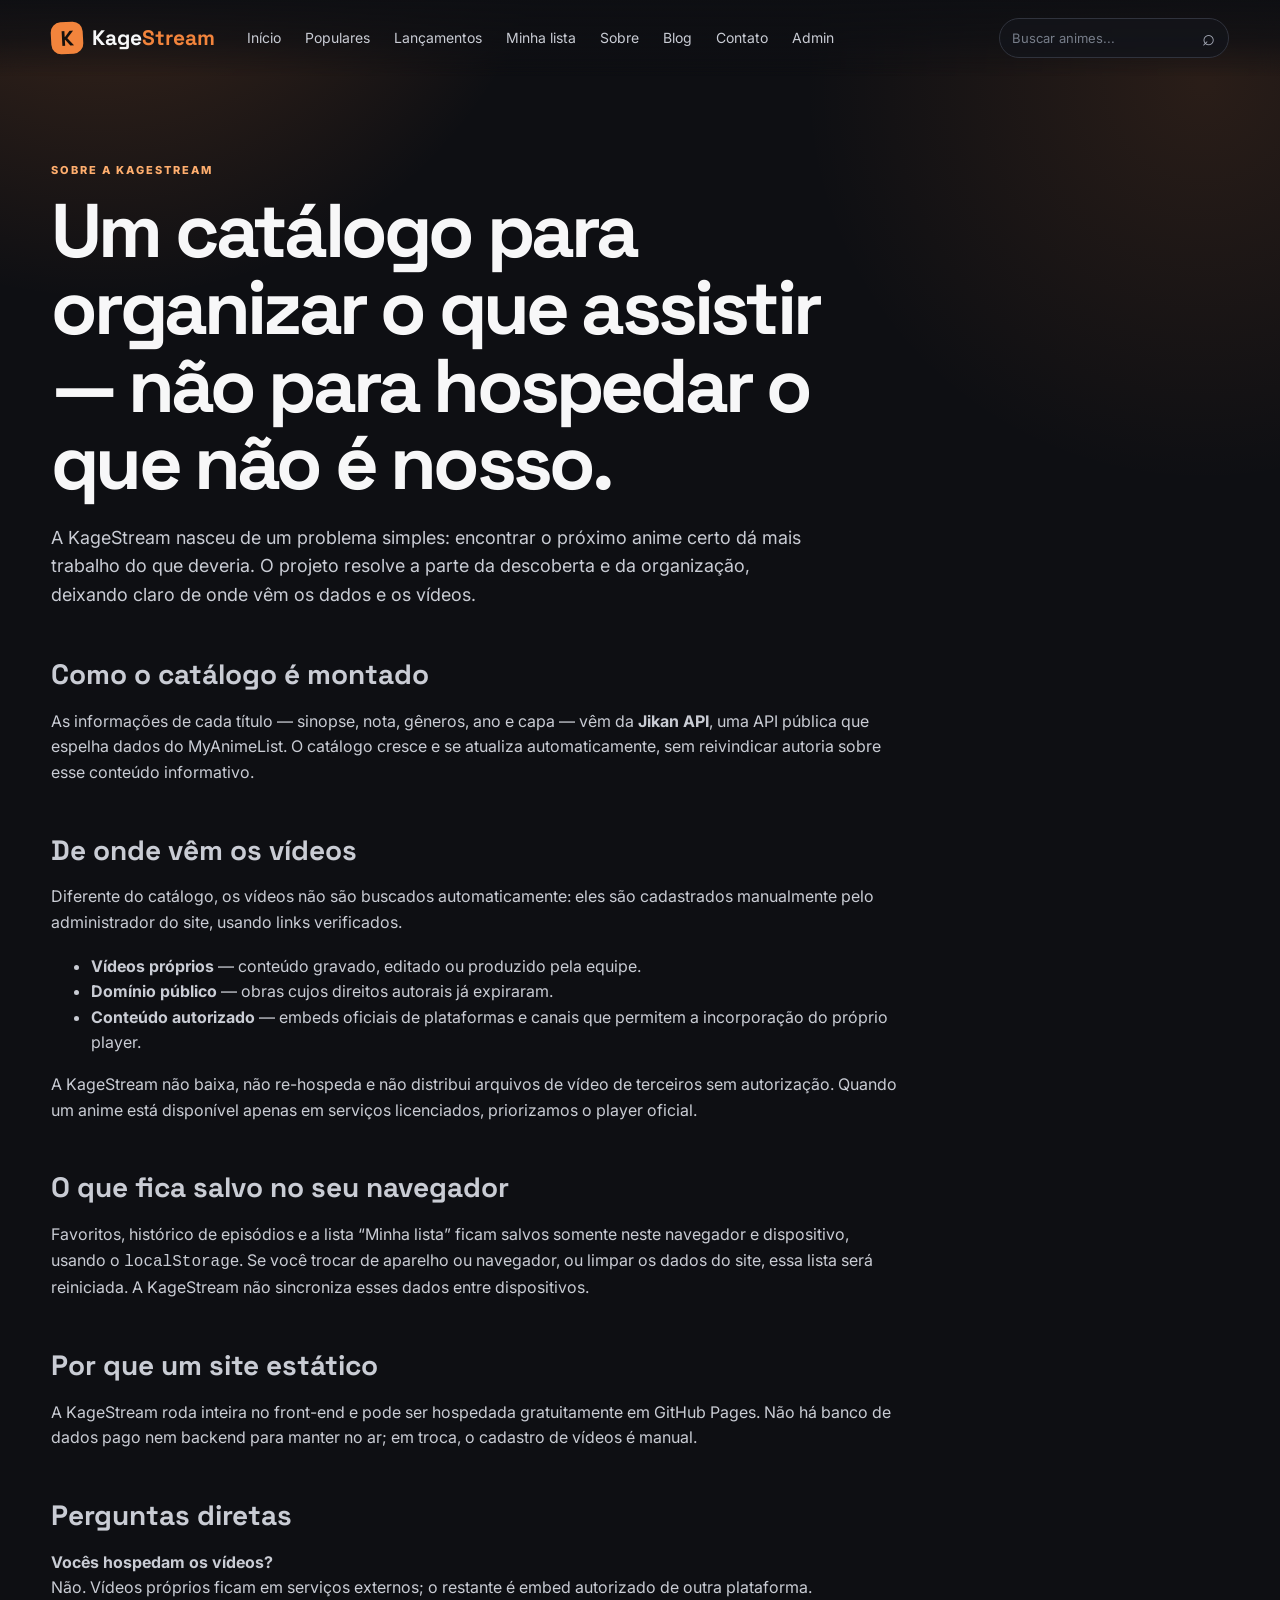
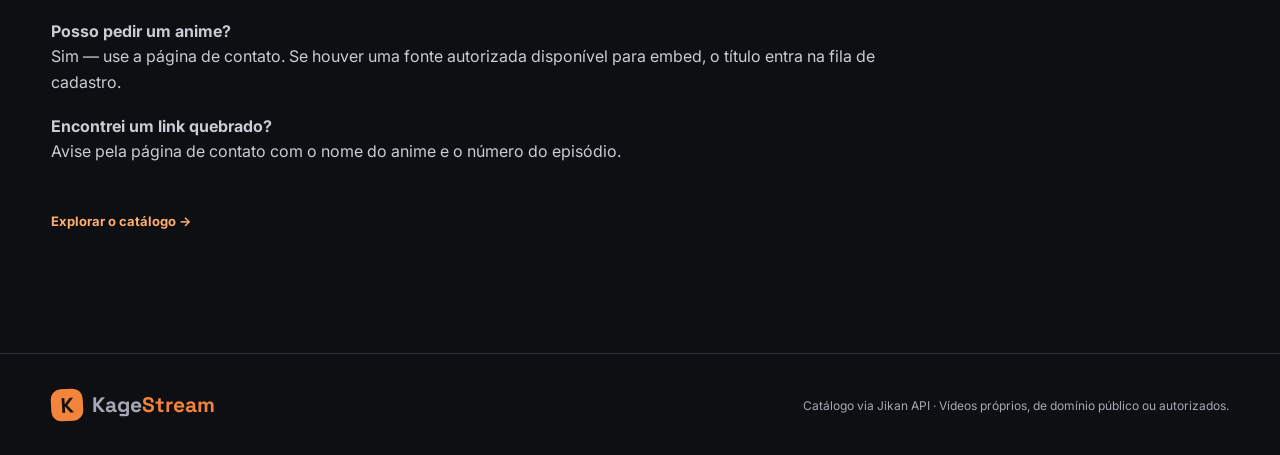
<file: about.html>
<!doctype html>
<html lang="pt-BR">
  <head>
    <meta charset="UTF-8" />
    <meta name="viewport" content="width=device-width, initial-scale=1.0" />
    <title>Sobre a KageStream</title>
    <meta name="description" content="Conheça a KageStream: como o catálogo funciona, de onde vêm os dados e as regras para publicar vídeos com segurança." />
    <link rel="preconnect" href="https://fonts.googleapis.com" />
    <link rel="preconnect" href="https://fonts.gstatic.com" crossorigin />
    <link href="https://fonts.googleapis.com/css2?family=Inter:wght@400;500;600;700;800&family=Space+Grotesk:wght@500;600;700&display=swap" rel="stylesheet" />
    <link rel="stylesheet" href="style.css?v=4" />
  </head>
  <body class="static-page">
    <header class="site-header" id="top">
      <a class="brand" href="index.html#top" aria-label="KageStream início"><span class="brand-mark">K</span><span>Kage<span>Stream</span></span></a>
      <nav class="main-nav" aria-label="Navegação principal">
        <a href="index.html#top">Início</a><a href="index.html#trending">Populares</a><a href="index.html#new-releases">Lançamentos</a><a href="index.html#my-list">Minha lista</a><a href="about.html">Sobre</a><a href="blog.html">Blog</a><a href="contact.html">Contato</a><a href="admin.html">Admin</a>
      </nav>
      <form class="search-form" action="index.html" role="search"><label class="sr-only" for="about-search">Buscar anime</label><input id="about-search" name="q" type="search" placeholder="Buscar animes..." autocomplete="off" /><button type="submit" aria-label="Buscar">⌕</button></form>
      <button class="menu-toggle" id="menu-toggle" aria-label="Abrir menu">☰</button>
    </header>
    <main class="content-section">
      <p class="eyebrow">SOBRE A KAGESTREAM</p>
      <h1>Um catálogo para organizar o que assistir — não para hospedar o que não é nosso.</h1>
      <p class="lead">A KageStream nasceu de um problema simples: encontrar o próximo anime certo dá mais trabalho do que deveria. O projeto resolve a parte da descoberta e da organização, deixando claro de onde vêm os dados e os vídeos.</p>
      <div class="prose">
        <h2>Como o catálogo é montado</h2>
        <p>As informações de cada título — sinopse, nota, gêneros, ano e capa — vêm da <strong>Jikan API</strong>, uma API pública que espelha dados do MyAnimeList. O catálogo cresce e se atualiza automaticamente, sem reivindicar autoria sobre esse conteúdo informativo.</p>
        <h2>De onde vêm os vídeos</h2>
        <p>Diferente do catálogo, os vídeos não são buscados automaticamente: eles são cadastrados manualmente pelo administrador do site, usando links verificados.</p>
        <ul class="plain"><li><strong>Vídeos próprios</strong> — conteúdo gravado, editado ou produzido pela equipe.</li><li><strong>Domínio público</strong> — obras cujos direitos autorais já expiraram.</li><li><strong>Conteúdo autorizado</strong> — embeds oficiais de plataformas e canais que permitem a incorporação do próprio player.</li></ul>
        <div class="notice"><p>A KageStream não baixa, não re-hospeda e não distribui arquivos de vídeo de terceiros sem autorização. Quando um anime está disponível apenas em serviços licenciados, priorizamos o player oficial.</p></div>
        <h2>O que fica salvo no seu navegador</h2>
        <p>Favoritos, histórico de episódios e a lista “Minha lista” ficam salvos somente neste navegador e dispositivo, usando o <code>localStorage</code>. Se você trocar de aparelho ou navegador, ou limpar os dados do site, essa lista será reiniciada. A KageStream não sincroniza esses dados entre dispositivos.</p>
        <h2>Por que um site estático</h2>
        <p>A KageStream roda inteira no front-end e pode ser hospedada gratuitamente em GitHub Pages. Não há banco de dados pago nem backend para manter no ar; em troca, o cadastro de vídeos é manual.</p>
        <h2>Perguntas diretas</h2>
        <p><strong>Vocês hospedam os vídeos?</strong><br />Não. Vídeos próprios ficam em serviços externos; o restante é embed autorizado de outra plataforma.</p>
        <p><strong>Posso pedir um anime?</strong><br />Sim — use a <a href="contact.html">página de contato</a>. Se houver uma fonte autorizada disponível para embed, o título entra na fila de cadastro.</p>
        <p><strong>Encontrei um link quebrado?</strong><br />Avise pela página de contato com o nome do anime e o número do episódio.</p>
      </div>
      <a class="back-link" href="index.html#trending">Explorar o catálogo →</a>
    </main>
    <footer class="site-footer"><div class="brand"><span class="brand-mark">K</span><span>Kage<span>Stream</span></span></div><p>Catálogo via Jikan API · Vídeos próprios, de domínio público ou autorizados.</p></footer>
    <script>document.getElementById('menu-toggle').onclick=()=>document.querySelector('.main-nav').classList.toggle('open');</script><script defer src="https://cloud.umami.is/script.js" data-website-id="85681ccf-8569-413c-8c73-080b7ec7d2c8"></script>
  </body>
</html>
</file>
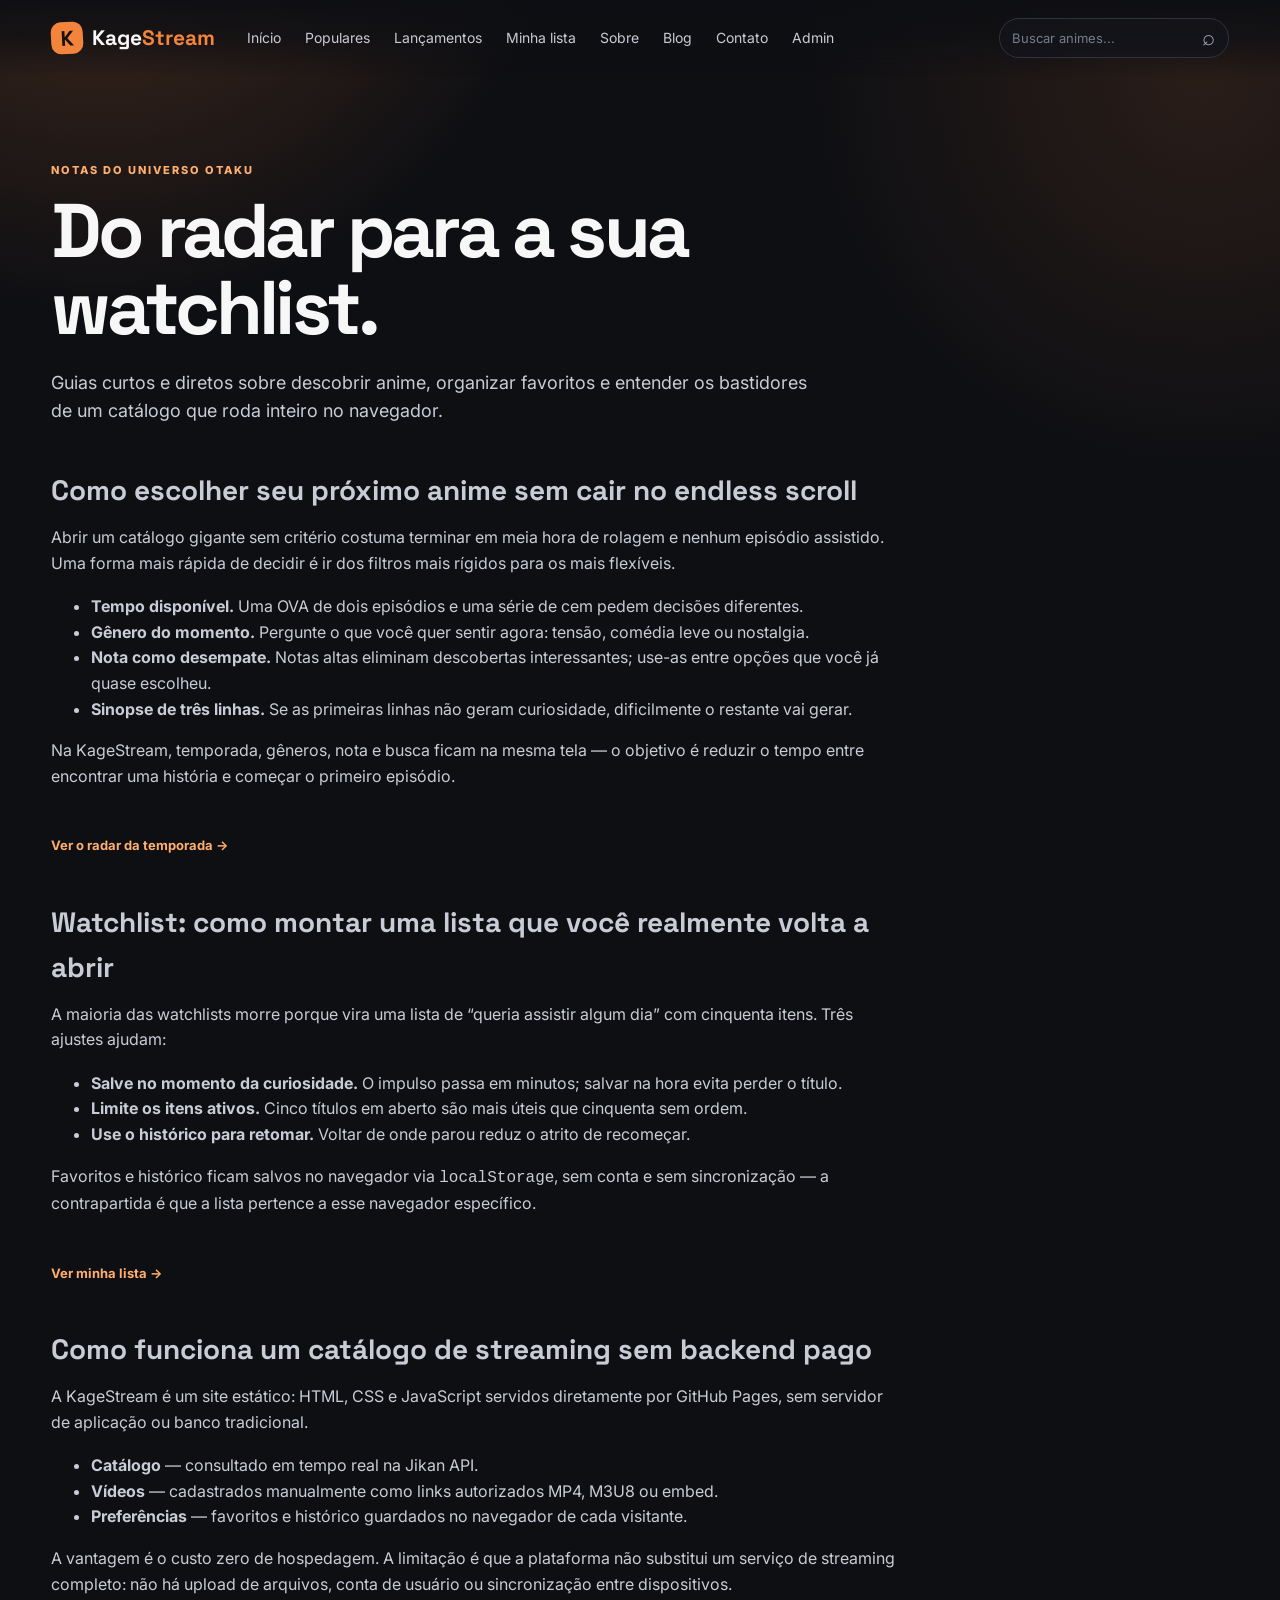
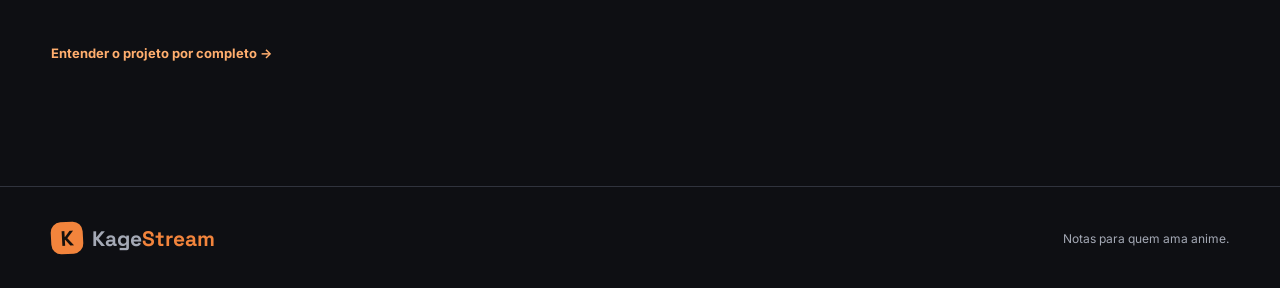
<file: blog.html>
<!doctype html>
<html lang="pt-BR">
  <head>
    <meta charset="UTF-8" />
    <meta name="viewport" content="width=device-width, initial-scale=1.0" />
    <title>Blog de Animes — KageStream</title>
    <meta name="description" content="Guias práticos da KageStream sobre como escolher anime, organizar watchlist e entender como funciona um catálogo estático." />
    <link rel="preconnect" href="https://fonts.googleapis.com" /><link rel="preconnect" href="https://fonts.gstatic.com" crossorigin />
    <link href="https://fonts.googleapis.com/css2?family=Inter:wght@400;500;600;700;800&family=Space+Grotesk:wght@500;600;700&display=swap" rel="stylesheet" />
    <link rel="stylesheet" href="style.css?v=4" />
  </head>
  <body class="static-page">
    <header class="site-header" id="top">
      <a class="brand" href="index.html#top" aria-label="KageStream início"><span class="brand-mark">K</span><span>Kage<span>Stream</span></span></a>
      <nav class="main-nav" aria-label="Navegação principal"><a href="index.html#top">Início</a><a href="index.html#trending">Populares</a><a href="index.html#new-releases">Lançamentos</a><a href="index.html#my-list">Minha lista</a><a href="about.html">Sobre</a><a href="blog.html">Blog</a><a href="contact.html">Contato</a><a href="admin.html">Admin</a></nav>
      <form class="search-form" action="index.html" role="search"><label class="sr-only" for="blog-search">Buscar anime</label><input id="blog-search" name="q" type="search" placeholder="Buscar animes..." autocomplete="off" /><button type="submit" aria-label="Buscar">⌕</button></form>
      <button class="menu-toggle" id="menu-toggle" aria-label="Abrir menu">☰</button>
    </header>
    <main class="content-section">
      <p class="eyebrow">NOTAS DO UNIVERSO OTAKU</p><h1>Do radar para a sua watchlist.</h1><p class="lead">Guias curtos e diretos sobre descobrir anime, organizar favoritos e entender os bastidores de um catálogo que roda inteiro no navegador.</p>
      <div class="prose">
        <h2>Como escolher seu próximo anime sem cair no endless scroll</h2>
        <p>Abrir um catálogo gigante sem critério costuma terminar em meia hora de rolagem e nenhum episódio assistido. Uma forma mais rápida de decidir é ir dos filtros mais rígidos para os mais flexíveis.</p>
        <ul class="plain"><li><strong>Tempo disponível.</strong> Uma OVA de dois episódios e uma série de cem pedem decisões diferentes.</li><li><strong>Gênero do momento.</strong> Pergunte o que você quer sentir agora: tensão, comédia leve ou nostalgia.</li><li><strong>Nota como desempate.</strong> Notas altas eliminam descobertas interessantes; use-as entre opções que você já quase escolheu.</li><li><strong>Sinopse de três linhas.</strong> Se as primeiras linhas não geram curiosidade, dificilmente o restante vai gerar.</li></ul>
        <p>Na KageStream, temporada, gêneros, nota e busca ficam na mesma tela — o objetivo é reduzir o tempo entre encontrar uma história e começar o primeiro episódio.</p><a class="back-link" href="index.html#trending">Ver o radar da temporada →</a>
        <h2>Watchlist: como montar uma lista que você realmente volta a abrir</h2>
        <p>A maioria das watchlists morre porque vira uma lista de “queria assistir algum dia” com cinquenta itens. Três ajustes ajudam:</p>
        <ul class="plain"><li><strong>Salve no momento da curiosidade.</strong> O impulso passa em minutos; salvar na hora evita perder o título.</li><li><strong>Limite os itens ativos.</strong> Cinco títulos em aberto são mais úteis que cinquenta sem ordem.</li><li><strong>Use o histórico para retomar.</strong> Voltar de onde parou reduz o atrito de recomeçar.</li></ul>
        <p>Favoritos e histórico ficam salvos no navegador via <code>localStorage</code>, sem conta e sem sincronização — a contrapartida é que a lista pertence a esse navegador específico.</p><a class="back-link" href="index.html#my-list">Ver minha lista →</a>
        <h2>Como funciona um catálogo de streaming sem backend pago</h2>
        <p>A KageStream é um site estático: HTML, CSS e JavaScript servidos diretamente por GitHub Pages, sem servidor de aplicação ou banco tradicional.</p>
        <ul class="plain"><li><strong>Catálogo</strong> — consultado em tempo real na Jikan API.</li><li><strong>Vídeos</strong> — cadastrados manualmente como links autorizados MP4, M3U8 ou embed.</li><li><strong>Preferências</strong> — favoritos e histórico guardados no navegador de cada visitante.</li></ul>
        <p>A vantagem é o custo zero de hospedagem. A limitação é que a plataforma não substitui um serviço de streaming completo: não há upload de arquivos, conta de usuário ou sincronização entre dispositivos.</p><a class="back-link" href="about.html">Entender o projeto por completo →</a>
      </div>
    </main>
    <footer class="site-footer"><div class="brand"><span class="brand-mark">K</span><span>Kage<span>Stream</span></span></div><p>Notas para quem ama anime.</p></footer>
    <script>document.getElementById('menu-toggle').onclick=()=>document.querySelector('.main-nav').classList.toggle('open');</script><script defer src="https://cloud.umami.is/script.js" data-website-id="85681ccf-8569-413c-8c73-080b7ec7d2c8"></script>
  </body>
</html>
</file>
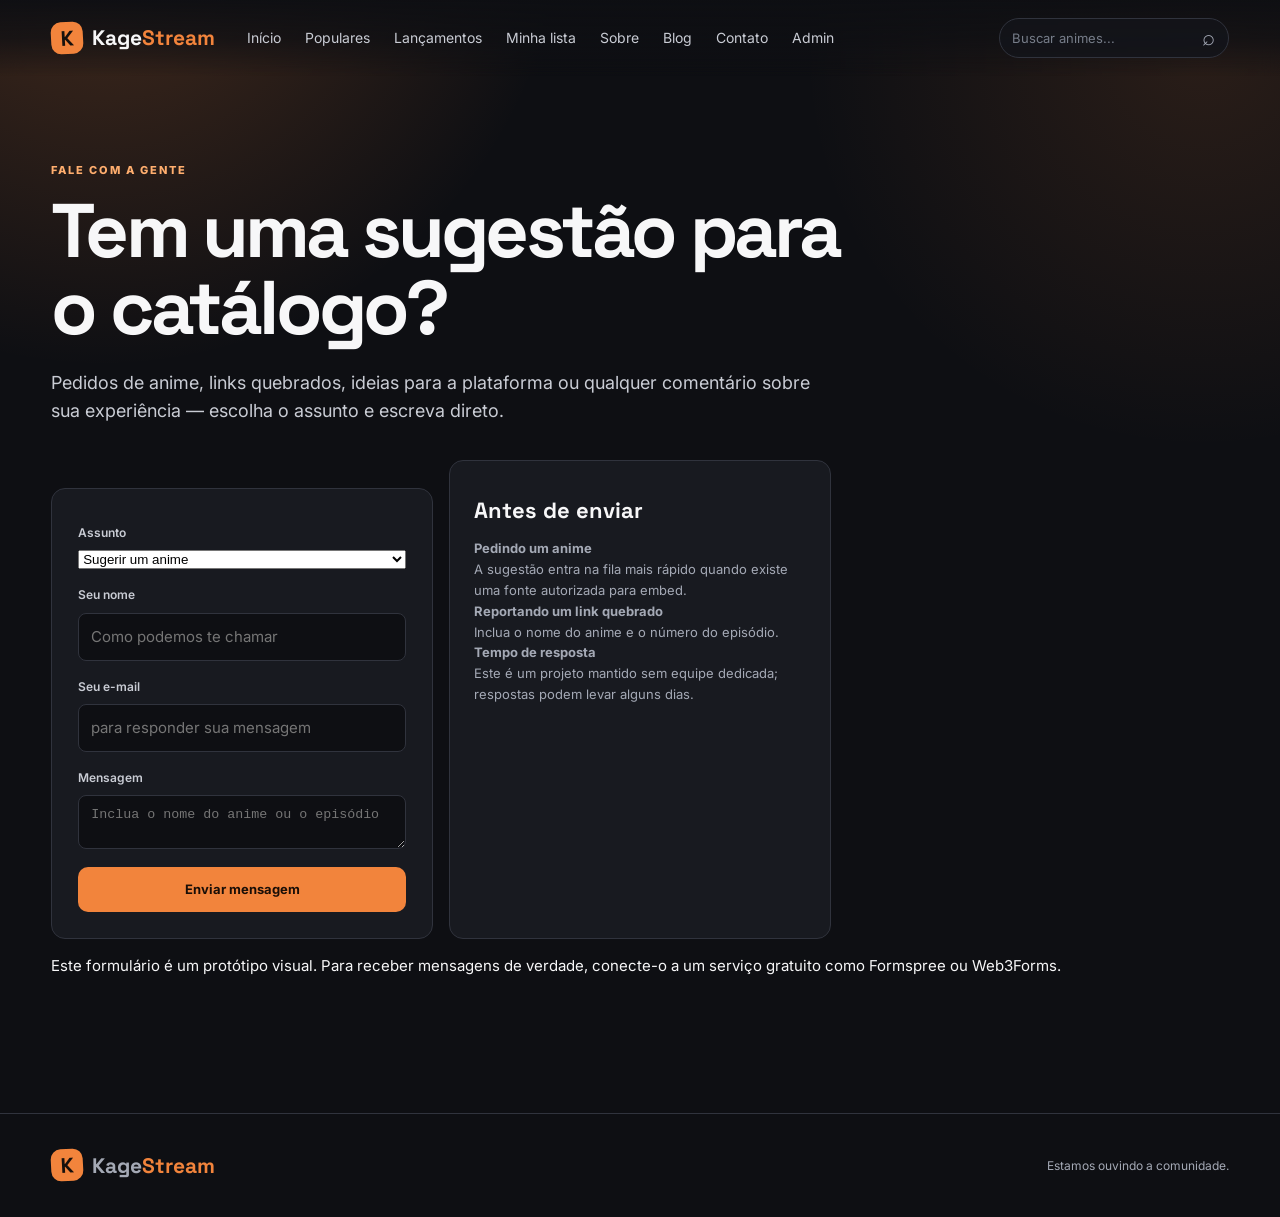
<file: contact.html>
<!doctype html>
<html lang="pt-BR">
  <head>
    <meta charset="UTF-8" />
    <meta name="viewport" content="width=device-width, initial-scale=1.0" />
    <title>Contato — KageStream</title>
    <meta name="description" content="Envie sugestões de anime, relate links quebrados ou fale com a equipe da KageStream." />
    <link rel="preconnect" href="https://fonts.googleapis.com" /><link rel="preconnect" href="https://fonts.gstatic.com" crossorigin />
    <link href="https://fonts.googleapis.com/css2?family=Inter:wght@400;500;600;700;800&family=Space+Grotesk:wght@500;600;700&display=swap" rel="stylesheet" />
    <link rel="stylesheet" href="style.css?v=4" />
  </head>
  <body class="static-page">
    <header class="site-header" id="top">
      <a class="brand" href="index.html#top" aria-label="KageStream início"><span class="brand-mark">K</span><span>Kage<span>Stream</span></span></a>
      <nav class="main-nav" aria-label="Navegação principal"><a href="index.html#top">Início</a><a href="index.html#trending">Populares</a><a href="index.html#new-releases">Lançamentos</a><a href="index.html#my-list">Minha lista</a><a href="about.html">Sobre</a><a href="blog.html">Blog</a><a href="contact.html">Contato</a><a href="admin.html">Admin</a></nav>
      <form class="search-form" action="index.html" role="search"><label class="sr-only" for="contact-search">Buscar anime</label><input id="contact-search" name="q" type="search" placeholder="Buscar animes..." autocomplete="off" /><button type="submit" aria-label="Buscar">⌕</button></form>
      <button class="menu-toggle" id="menu-toggle" aria-label="Abrir menu">☰</button>
    </header>
    <main class="content-section">
      <p class="eyebrow">FALE COM A GENTE</p><h1>Tem uma sugestão para o catálogo?</h1><p class="lead">Pedidos de anime, links quebrados, ideias para a plataforma ou qualquer comentário sobre sua experiência — escolha o assunto e escreva direto.</p>
      <div class="page-grid">
        <form class="contact-form"><label for="subject">Assunto</label><select id="subject" name="subject"><option>Sugerir um anime</option><option>Reportar link quebrado</option><option>Ideia para a plataforma</option><option>Outro assunto</option></select><label for="name">Seu nome</label><input id="name" name="name" type="text" placeholder="Como podemos te chamar" /><label for="email">Seu e-mail</label><input id="email" name="email" type="email" placeholder="para responder sua mensagem" /><label for="message">Mensagem</label><textarea id="message" name="message" placeholder="Inclua o nome do anime ou o episódio"></textarea><button class="button button-primary" type="submit">Enviar mensagem</button></form>
        <aside class="page-card"><h2>Antes de enviar</h2><p><strong>Pedindo um anime</strong><br />A sugestão entra na fila mais rápido quando existe uma fonte autorizada para embed.</p><p><strong>Reportando um link quebrado</strong><br />Inclua o nome do anime e o número do episódio.</p><p><strong>Tempo de resposta</strong><br />Este é um projeto mantido sem equipe dedicada; respostas podem levar alguns dias.</p></aside>
      </div>
      <div class="notice"><p>Este formulário é um protótipo visual. Para receber mensagens de verdade, conecte-o a um serviço gratuito como Formspree ou Web3Forms.</p></div>
    </main>
    <footer class="site-footer"><div class="brand"><span class="brand-mark">K</span><span>Kage<span>Stream</span></span></div><p>Estamos ouvindo a comunidade.</p></footer>
    <script>document.getElementById('menu-toggle').onclick=()=>document.querySelector('.main-nav').classList.toggle('open');document.querySelector('.contact-form').addEventListener('submit',event=>{event.preventDefault();alert('Formulário demonstrativo. Conecte um serviço gratuito para receber mensagens.');});</script><script defer src="https://cloud.umami.is/script.js" data-website-id="85681ccf-8569-413c-8c73-080b7ec7d2c8"></script>
  </body>
</html>
</file>
<file: style.css>
:root{--bg:#0b0c10;--surface:#13151b;--surface-2:#1b1e26;--text:#f7f7f8;--muted:#a4a9b5;--line:#292d38;--accent:#f47521;--accent-2:#ff9e62;--radius:16px;--font-body:'Inter',sans-serif;--font-display:'Space Grotesk',sans-serif}*{box-sizing:border-box}html{scroll-behavior:smooth}body{margin:0;background:var(--bg);color:var(--text);font-family:var(--font-body);font-size:15px;line-height:1.6}button,input{font:inherit}button{cursor:pointer}a{color:inherit;text-decoration:none}.sr-only{position:absolute;width:1px;height:1px;padding:0;margin:-1px;overflow:hidden;clip:rect(0,0,0,0);white-space:nowrap;border:0}.site-header{position:fixed;z-index:20;top:0;left:0;right:0;display:flex;align-items:center;gap:32px;height:72px;padding:0 clamp(18px,4vw,64px);background:linear-gradient(180deg,rgba(11,12,16,.96),rgba(11,12,16,.72),transparent);backdrop-filter:blur(10px)}.brand{display:inline-flex;align-items:center;gap:9px;font-family:var(--font-display);font-size:21px;font-weight:700;white-space:nowrap}.brand>span:last-child>span{color:var(--accent)}.brand-mark{display:grid;place-items:center;width:30px;height:30px;background:var(--accent);color:#17100b;border-radius:9px;font-weight:800;transform:skew(-10deg)}.main-nav{display:flex;gap:24px;color:#c9ccd4;font-size:14px}.main-nav a{transition:color .2s}.main-nav a:hover,.main-nav a:focus{color:var(--text)}.count-badge{display:inline-grid;place-items:center;min-width:18px;height:18px;padding:0 5px;border-radius:999px;background:var(--accent);color:#17100b;font-size:11px;font-weight:800}.search-form{margin-left:auto;display:flex;align-items:center;border:1px solid var(--line);background:rgba(19,21,27,.85);border-radius:99px;overflow:hidden}.search-form input{width:190px;padding:9px 12px;border:0;outline:0;background:transparent;color:var(--text);font-size:13px}.search-form input::placeholder{color:#777d89}.search-form button{width:38px;border:0;background:transparent;color:var(--muted);font-size:22px}.menu-toggle{display:none;border:0;background:transparent;color:var(--text);font-size:22px}.hero{position:relative;min-height:650px;display:flex;align-items:flex-end;padding:150px clamp(18px,8vw,120px) 90px;overflow:hidden}.hero-backdrop{position:absolute;inset:0;background-position:center;background-size:cover;filter:saturate(.85)}.hero-backdrop:after{content:'';position:absolute;inset:0;background:linear-gradient(90deg,rgba(11,12,16,.98) 0%,rgba(11,12,16,.72) 38%,rgba(11,12,16,.2) 75%),linear-gradient(0deg,var(--bg) 0%,transparent 38%)}.hero-content{position:relative;z-index:1;max-width:610px}.eyebrow{margin:0 0 12px;color:var(--accent-2);font-size:11px;font-weight:800;letter-spacing:.18em}.hero h1,.details-modal h2,.player-topbar h2{margin:0;font-family:var(--font-display);line-height:1.03;letter-spacing:-.04em}.hero h1{max-width:700px;font-size:clamp(42px,6vw,80px)}.hero-copy{max-width:570px;margin:22px 0 14px;color:#c9ccd4;font-size:16px}.hero-meta,.details-meta{display:flex;gap:12px;align-items:center;flex-wrap:wrap;color:#c9ccd4;font-size:13px}.hero-meta span:not(:first-child):before,.details-meta span:not(:first-child):before{content:'•';margin-right:12px;color:var(--accent)}.hero-actions{display:flex;gap:12px;margin-top:28px}.button{border:0;border-radius:10px;padding:12px 18px;color:var(--text);font-weight:700;font-size:13px;transition:transform .2s,background .2s}.button:hover{transform:translateY(-2px)}.button-primary{background:var(--accent);color:#1a0e07}.button-primary:hover{background:var(--accent-2)}.button-ghost{border:1px solid #444955;background:rgba(19,21,27,.72)}.button-ghost:hover{background:var(--surface-2)}.content-section{max-width:1440px;margin:0 auto;padding:26px clamp(18px,4vw,64px)}.section-heading{display:flex;justify-content:space-between;align-items:end;margin-bottom:18px}.section-heading h2{margin:0;font-family:var(--font-display);font-size:clamp(22px,3vw,30px);letter-spacing:-.03em}.carousel-controls{display:flex;gap:8px}.carousel-controls button,.modal-close,.icon-button{border:1px solid var(--line);border-radius:9px;background:var(--surface);color:var(--text);min-width:35px;height:35px;font-size:21px}.carousel-controls button:hover,.modal-close:hover,.icon-button:hover{border-color:var(--accent);color:var(--accent)}.anime-row{display:flex;gap:14px;overflow-x:auto;scroll-behavior:smooth;scrollbar-width:none;min-height:276px}.anime-row::-webkit-scrollbar{display:none}.anime-card{position:relative;flex:0 0 170px;cursor:pointer}.anime-card.wide{flex-basis:220px}.anime-poster{position:relative;aspect-ratio:2/3;border-radius:12px;overflow:hidden;background:var(--surface-2);border:1px solid transparent;transition:transform .25s,border-color .25s}.anime-card:hover .anime-poster{transform:translateY(-5px);border-color:rgba(244,117,33,.7)}.anime-poster img{width:100%;height:100%;object-fit:cover;display:block}.anime-poster:after{content:'▶';position:absolute;inset:0;display:grid;place-items:center;background:rgba(11,12,16,.6);opacity:0;color:#fff;font-size:28px;transition:opacity .2s}.anime-card:hover .anime-poster:after{opacity:1}.card-rating{position:absolute;top:8px;left:8px;padding:3px 7px;border-radius:6px;background:rgba(11,12,16,.86);color:#ffd27c;font-size:11px;font-weight:700}.favorite-toggle{position:absolute;right:8px;top:8px;z-index:2;width:28px;height:28px;border:0;border-radius:50%;background:rgba(11,12,16,.75);color:#fff}.favorite-toggle.active{color:var(--accent)}.anime-card h3{margin:10px 2px 2px;overflow:hidden;text-overflow:ellipsis;white-space:nowrap;font-size:13px}.anime-card p{margin:0 2px;color:var(--muted);font-size:11px}.anime-grid{display:grid;grid-template-columns:repeat(auto-fill,minmax(160px,1fr));gap:22px 14px}.anime-grid.compact{grid-template-columns:repeat(auto-fill,minmax(150px,1fr))}.skeleton{border-radius:12px;background:linear-gradient(100deg,var(--surface) 30%,var(--surface-2) 50%,var(--surface) 70%);background-size:200% 100%;animation:shine 1.3s infinite}.skeleton-card{aspect-ratio:2/3}.empty-state{grid-column:1/-1;padding:40px;text-align:center;color:var(--muted);border:1px dashed var(--line);border-radius:var(--radius)}@keyframes shine{to{background-position:-200% 0}}.text-button{border:0;background:none;color:var(--accent-2);font-size:13px}.modal-shell{position:fixed;inset:0;z-index:50;display:grid;place-items:center;padding:18px;opacity:0;pointer-events:none;transition:opacity .2s}.modal-shell.open{opacity:1;pointer-events:auto}.modal-backdrop{position:absolute;inset:0;background:rgba(0,0,0,.78);backdrop-filter:blur(8px)}.details-modal{position:relative;display:grid;grid-template-columns:280px 1fr;width:min(920px,100%);max-height:min(780px,92vh);overflow:auto;border:1px solid var(--line);border-radius:18px;background:var(--surface);box-shadow:0 24px 100px #000}.modal-close{position:absolute;z-index:3;top:14px;right:14px}.details-cover{min-height:420px;background-position:center;background-size:cover}.details-body{padding:34px}.details-modal h2{font-size:clamp(28px,4vw,46px)}.details-heading{display:flex;justify-content:space-between;gap:20px;align-items:start;margin-bottom:24px}.details-body>p{color:#c5c8d0}.tag-list{display:flex;flex-wrap:wrap;gap:7px;margin:18px 0 28px}.tag{padding:5px 9px;border-radius:99px;background:var(--surface-2);color:#c7cad2;font-size:11px}.episode-header{display:flex;justify-content:space-between;align-items:center;border-bottom:1px solid var(--line);padding-bottom:10px}.episode-header h3{margin:0;font-family:var(--font-display)}.episode-header span{color:var(--muted);font-size:12px}.episode-list{display:grid;grid-template-columns:repeat(auto-fill,minmax(52px,1fr));gap:8px;margin-top:14px}.episode-button{padding:9px 4px;border:1px solid var(--line);border-radius:7px;background:var(--surface-2);color:var(--text);font-size:12px}.episode-button:hover,.episode-button.active{border-color:var(--accent);background:rgba(244,117,33,.14);color:var(--accent-2)}.player-view{position:fixed;z-index:40;inset:0;display:flex;flex-direction:column;overflow:auto;background:#07080a;opacity:0;pointer-events:none;transform:translateY(10px);transition:opacity .2s,transform .2s}.player-view.open{opacity:1;pointer-events:auto;transform:none}.player-topbar{display:flex;align-items:center;justify-content:space-between;gap:20px;padding:24px clamp(18px,5vw,80px)}.player-topbar h2{font-size:24px}.player-topbar .eyebrow{margin-bottom:4px}.icon-button{padding:0 12px;width:auto;font-size:13px}.player-stage{position:relative;width:min(1100px,calc(100% - 36px));aspect-ratio:16/9;margin:10px auto 0;background:#000;border-radius:14px;overflow:hidden}.player-stage video,.player-stage iframe{width:100%;height:100%;border:0}.player-placeholder{height:100%;display:grid;place-content:center;text-align:center;padding:20px;color:var(--muted)}.player-placeholder h3{color:var(--text);margin:12px 0 4px}.player-placeholder code{color:var(--accent-2)}.placeholder-icon{display:grid;place-items:center;width:62px;height:62px;margin:auto;border:1px solid var(--accent);border-radius:50%;color:var(--accent);font-size:22px}.player-controls{display:flex;justify-content:center;align-items:center;gap:18px;padding:22px 18px}.episode-select-label{display:flex;align-items:center;gap:9px;color:var(--muted);font-size:12px}.episode-select-label select{min-width:150px;padding:10px;border:1px solid var(--line);border-radius:8px;background:var(--surface);color:var(--text)}.player-note{text-align:center;color:#777d89;font-size:11px}.toast{position:fixed;z-index:70;right:22px;bottom:22px;max-width:320px;padding:12px 16px;border:1px solid var(--line);border-radius:10px;background:var(--surface-2);color:var(--text);box-shadow:0 12px 40px #000;opacity:0;transform:translateY(10px);pointer-events:none;transition:.2s}.toast.show{opacity:1;transform:none}.site-footer{display:flex;justify-content:space-between;gap:18px;align-items:center;max-width:1440px;margin:50px auto 0;padding:30px clamp(18px,4vw,64px);border-top:1px solid var(--line);color:var(--muted);font-size:12px}.plyr{--plyr-color-main:var(--accent);height:100%}@media(max-width:800px){.site-header{gap:14px}.main-nav{position:absolute;top:68px;left:14px;right:14px;display:none;flex-direction:column;gap:0;padding:8px;border:1px solid var(--line);border-radius:12px;background:var(--surface)}.main-nav.open{display:flex}.main-nav a{padding:10px}.menu-toggle{display:block}.search-form{margin-left:auto}.search-form input{width:120px}.hero{min-height:600px;padding:150px 18px 65px}.hero h1{font-size:48px}.hero-copy{font-size:14px}.details-modal{display:block}.details-cover{min-height:220px;max-height:280px}.details-body{padding:24px}.details-heading{display:block}.details-heading .button{margin-top:18px}.player-topbar{padding:18px}.player-topbar h2{font-size:18px}.player-controls{gap:8px;justify-content:space-between}.player-controls .button{padding:10px 9px;font-size:11px}.episode-select-label select{min-width:100px}.site-footer{flex-direction:column;align-items:flex-start}}
.info-section{display:grid;grid-template-columns:minmax(0,1.25fr) minmax(280px,.75fr);gap:54px;align-items:center;padding-top:100px;padding-bottom:100px}.info-copy h2,.contact-section h2{max-width:650px;margin:0 0 18px;font-family:var(--font-display);font-size:clamp(30px,4vw,52px);line-height:1.05;letter-spacing:-.04em}.info-copy>p:not(.eyebrow),.muted-copy{max-width:650px;color:var(--muted)}.feature-list{display:grid;grid-template-columns:repeat(3,1fr);gap:14px;margin-top:34px}.feature-list div{padding-top:15px;border-top:1px solid var(--line)}.feature-list span{display:block;margin-bottom:10px;color:var(--accent);font-family:var(--font-display);font-size:12px}.feature-list strong{font-size:13px}.feature-list p{margin:6px 0 0;color:var(--muted);font-size:12px}.info-art{display:grid;place-items:center;aspect-ratio:1;border:1px solid var(--line);border-radius:24px;background:radial-gradient(circle at 50% 45%,rgba(244,117,33,.35),transparent 40%),linear-gradient(145deg,#191c25,#0e0f14);box-shadow:inset 0 0 70px rgba(244,117,33,.08)}.info-art span{font-family:var(--font-display);font-size:clamp(150px,20vw,260px);font-weight:700;line-height:1;color:var(--accent);text-shadow:10px 12px 0 rgba(244,117,33,.1);transform:skew(-10deg)}.info-art small{margin-top:-26px;color:#f5bb91;font-weight:700;letter-spacing:.22em;font-size:10px}.blog-grid{display:grid;grid-template-columns:repeat(3,1fr);gap:14px}.blog-card{position:relative;min-height:280px;padding:26px;border:1px solid var(--line);border-radius:14px;background:linear-gradient(145deg,var(--surface),rgba(19,21,27,.5));transition:transform .2s,border-color .2s}.blog-card:hover{transform:translateY(-4px);border-color:rgba(244,117,33,.65)}.blog-number{position:absolute;top:20px;right:22px;color:#3a3e49;font-family:var(--font-display);font-size:34px;font-weight:700}.blog-card h3{max-width:260px;margin:20px 0 10px;font-family:var(--font-display);font-size:20px;line-height:1.1}.blog-card>p:not(.eyebrow){color:var(--muted);font-size:13px}.blog-card a{display:inline-block;margin-top:14px;color:var(--accent-2);font-size:12px;font-weight:700}.contact-section{display:grid;grid-template-columns:1fr 1fr;gap:70px;padding-top:100px;padding-bottom:100px}.contact-form{display:grid;gap:8px;padding:26px;border:1px solid var(--line);border-radius:14px;background:var(--surface)}.contact-form label{margin-top:8px;color:#c9ccd4;font-size:12px;font-weight:600}.contact-form input,.contact-form textarea{width:100%;resize:vertical;padding:11px 12px;border:1px solid var(--line);border-radius:8px;outline:0;background:var(--bg);color:var(--text)}.contact-form input:focus,.contact-form textarea:focus{border-color:var(--accent)}.contact-form .button{margin-top:10px}@media(max-width:800px){.info-section,.contact-section{grid-template-columns:1fr;gap:30px;padding-top:65px;padding-bottom:65px}.feature-list,.blog-grid{grid-template-columns:1fr}.info-art{max-width:380px}.contact-form{padding:20px}}
.admin-section{padding-top:80px;padding-bottom:100px}.admin-warning{margin:0 0 24px;padding:14px 16px;border:1px solid rgba(244,117,33,.35);border-radius:10px;background:rgba(244,117,33,.08);color:#e6c8b2;font-size:12px}.admin-warning code{color:var(--accent-2)}.admin-form{display:grid;grid-template-columns:1fr 1fr;gap:8px 14px;max-width:760px;padding:24px;border:1px solid var(--line);border-radius:14px;background:var(--surface)}.admin-form label{margin-top:8px;color:#c9ccd4;font-size:12px;font-weight:600}.admin-form input,.admin-form select{width:100%;padding:11px 12px;border:1px solid var(--line);border-radius:8px;outline:0;background:var(--bg);color:var(--text)}.admin-form input:focus,.admin-form select:focus{border-color:var(--accent)}.admin-form .button{grid-column:1/-1;margin-top:12px;justify-self:start}.admin-list-wrap{max-width:760px;margin-top:30px}.admin-list{display:grid;gap:8px;margin-top:12px}.admin-item{display:flex;align-items:center;justify-content:space-between;gap:16px;padding:13px 14px;border:1px solid var(--line);border-radius:9px;background:var(--surface)}.admin-item strong,.admin-item span{display:block}.admin-item strong{font-size:12px}.admin-item span{max-width:600px;overflow:hidden;text-overflow:ellipsis;white-space:nowrap;color:var(--muted);font-size:11px}@media(max-width:800px){.admin-form{grid-template-columns:1fr}.admin-form .button{grid-column:auto}.admin-item{align-items:flex-start}.admin-item span{max-width:220px}}
.catalog-wizard{padding-top:100px;padding-bottom:100px}.wizard-steps{display:flex;gap:8px;margin:0 0 22px;overflow:auto}.wizard-steps span{padding:8px 12px;border:1px solid var(--line);border-radius:999px;color:var(--muted);font-size:11px;white-space:nowrap}.wizard-steps span.active{border-color:var(--accent);background:rgba(244,117,33,.12);color:var(--accent-2)}.catalog-form{max-width:900px;padding:26px;border:1px solid var(--line);border-radius:16px;background:var(--surface)}.form-step{padding:0 0 28px;margin:0 0 26px;border-bottom:1px solid var(--line)}.form-step h3{margin:0 0 4px;font-family:var(--font-display);font-size:20px}.form-grid{display:grid;grid-template-columns:1fr 1fr;gap:14px;margin-top:18px}.form-grid label{display:grid;gap:7px;color:#c9ccd4;font-size:12px;font-weight:600}.form-grid input,.form-grid select,.form-grid textarea{width:100%;resize:vertical;padding:11px 12px;border:1px solid var(--line);border-radius:8px;outline:0;background:var(--bg);color:var(--text);font-weight:400}.form-grid input:focus,.form-grid select:focus,.form-grid textarea:focus{border-color:var(--accent)}.full-field{grid-column:1/-1}.catalog-preview{display:grid;place-items:center;width:160px;aspect-ratio:2/3;margin-top:18px;border:1px dashed var(--line);border-radius:10px;background:var(--bg);background-position:center;background-size:cover;color:var(--muted);font-size:11px;text-align:center}.catalog-preview.has-image span{display:none}.catalog-list{max-width:900px;margin-top:26px}.catalog-list h3{font-family:var(--font-display)}@media(max-width:800px){.form-grid{grid-template-columns:1fr}.full-field{grid-column:auto}.catalog-form{padding:20px}}
.admin-form textarea{width:100%;min-height:120px;resize:vertical;padding:11px 12px;border:1px solid var(--line);border-radius:8px;outline:0;background:var(--bg);color:var(--text);font:inherit}.admin-form textarea:focus{border-color:var(--accent)}.admin-group{border:1px solid var(--line);border-radius:12px;background:var(--surface);overflow:hidden}.admin-group+.admin-group{margin-top:12px}.admin-group-head{display:flex;align-items:center;justify-content:space-between;gap:12px;padding:14px 16px;background:rgba(255,255,255,.025)}.admin-group-head strong{font-size:13px}.admin-group-head strong span{color:var(--muted);font-weight:500}.admin-episodes{display:grid;gap:8px;padding:0 10px 10px}.admin-episodes .admin-item{border-color:rgba(255,255,255,.06);background:rgba(0,0,0,.12)}
.admin-item-actions{display:flex;align-items:center;gap:12px;flex-shrink:0}
.static-page{padding-top:120px;min-height:100vh}.static-page .content-section{padding-top:42px;padding-bottom:70px}.static-page h1{max-width:820px;margin:0 0 22px;font-family:var(--font-display);font-size:clamp(38px,6vw,76px);line-height:1.02;letter-spacing:-.05em}.static-page .lead{max-width:760px;color:#c9ccd4;font-size:18px}.static-page .prose{max-width:850px;color:#c9ccd4;font-size:16px}.static-page .prose p{margin:0 0 18px}.static-page .prose h2{margin:42px 0 12px;font-family:var(--font-display);font-size:28px}.static-page .page-grid{display:grid;grid-template-columns:repeat(3,1fr);gap:16px;margin-top:34px}.static-page .page-card{padding:24px;border:1px solid var(--line);border-radius:14px;background:var(--surface)}.static-page .page-card h2{margin:8px 0 10px;font-family:var(--font-display);font-size:22px}.static-page .page-card p{margin:0;color:var(--muted);font-size:13px}.static-page .contact-form{max-width:680px;margin-top:28px}.static-page .back-link{display:inline-block;margin-top:28px;color:var(--accent-2);font-weight:700;font-size:13px}@media(max-width:800px){.static-page{padding-top:100px}.static-page .page-grid{grid-template-columns:1fr}.static-page .lead{font-size:16px}}
.admin-page{padding-top:72px}.admin-page .site-header{background:rgba(11,12,16,.96)}.admin-header{justify-content:space-between}.admin-main{min-height:calc(100vh - 72px)}body:not(.admin-page) .admin-section,body:not(.admin-page) .catalog-wizard{display:none}

/* KageStream visual system: dark sunset glow, mobile cards and admin workspace */
:root{--bg:#0e0f13;--surface:#181a20;--surface-2:#202229;--accent:#f2843c;--accent-2:#ffae6e;--line:#30333d;--green:#55c98a}
body{background:radial-gradient(circle at 8% -8%,rgba(242,132,60,.25),transparent 29rem),radial-gradient(circle at 94% 4%,rgba(242,132,60,.12),transparent 25rem),var(--bg)}
.site-header{height:76px;background:linear-gradient(180deg,rgba(14,15,19,.97),rgba(14,15,19,.72),transparent)}.brand-mark{width:32px;height:32px;border-radius:10px;background:var(--accent);color:#17110d;transform:rotate(-3deg)}.brand>span:last-child>span{color:var(--accent)}
.hero{min-height:690px;padding-bottom:100px}.hero-backdrop:after{background:linear-gradient(90deg,rgba(14,15,19,.98),rgba(14,15,19,.64) 42%,rgba(14,15,19,.1) 78%),linear-gradient(0deg,var(--bg),transparent 48%)}.hero-indicators{display:flex;gap:7px;margin-top:26px}.hero-indicators span,.recommendation-dots span{width:7px;height:7px;border-radius:50%;background:#777d87}.hero-indicators span.active,.recommendation-dots span.active{width:22px;border-radius:99px;background:var(--accent)}
.content-section{padding-top:34px;padding-bottom:34px}.section-heading h2{font-size:28px}.anime-card{flex-basis:154px}.anime-poster{border-radius:14px}.continue-section .anime-card .anime-poster:before{content:'';position:absolute;z-index:1;left:9px;right:9px;bottom:9px;height:4px;border-radius:99px;background:linear-gradient(90deg,var(--accent) 66%,rgba(255,255,255,.34) 66%)}
.details-modal{background:#111318;border-color:#3a3d48}.details-cover{min-height:470px}.detail-tabs{display:flex;gap:28px;border-bottom:1px solid var(--line);margin:20px 0 16px}.detail-tabs button{padding:10px 0;border:0;border-bottom:2px solid transparent;background:transparent;color:var(--muted);font-weight:700}.detail-tabs button.active{border-color:var(--accent);color:var(--text)}.season-picker{display:flex;align-items:center;justify-content:space-between;margin:10px 0 14px;color:var(--muted);font-size:12px}.season-picker button{padding:9px 12px;border:1px solid var(--line);border-radius:8px;background:var(--surface-2);color:var(--text)}
.episode-list{grid-template-columns:1fr;gap:0}.episode-button{display:flex;justify-content:space-between;border:0;border-bottom:1px solid var(--line);border-radius:0;background:transparent;text-align:left;padding:14px 2px;font-size:13px}.episode-button:after{content:'⇩';color:var(--muted);font-size:16px}.episode-button:hover{background:rgba(242,132,60,.08)}
.next-episode-card{display:flex;align-items:center;justify-content:space-between;width:min(1100px,calc(100% - 36px));margin:10px auto 0;padding:16px 18px;border:1px solid var(--line);border-radius:14px;background:var(--surface)}.next-episode-card strong,.next-episode-card span{display:block}.next-episode-card span{margin-top:3px;color:var(--muted);font-size:12px}.player-recommendations{width:min(1100px,calc(100% - 36px));margin:22px auto 0}.recommendation-dots{display:flex;gap:7px;margin-top:8px}
.admin-page{padding-top:0}.admin-page .site-header{position:fixed;left:250px;height:76px;background:rgba(14,15,19,.92);border-bottom:1px solid var(--line)}.admin-header .button{margin-left:auto}.admin-main{display:grid;grid-template-columns:250px 1fr;min-height:100vh;padding-top:76px}.admin-sidebar{position:fixed;z-index:19;top:0;bottom:0;left:0;width:250px;padding:24px 14px;border-right:1px solid var(--line);background:rgba(17,19,24,.96)}.admin-sidebar .brand{margin:0 12px 34px}.admin-sidebar nav{display:grid;gap:5px}.admin-sidebar a{display:flex;align-items:center;gap:12px;padding:12px 14px;border-radius:10px;color:var(--muted);font-size:13px}.admin-sidebar a:hover,.admin-sidebar a.active{background:rgba(242,132,60,.14);color:var(--accent-2)}.admin-sidebar small{display:block;margin:22px 14px 8px;color:#666b76;font-size:10px;letter-spacing:.15em}.admin-workspace{grid-column:2;padding:34px 34px 80px}.admin-dashboard{display:grid;grid-template-columns:repeat(4,1fr);gap:14px}.metric-card,.admin-panel{border:1px solid var(--line);border-radius:14px;background:linear-gradient(145deg,var(--surface),rgba(24,26,32,.72));box-shadow:0 12px 30px rgba(0,0,0,.12)}.metric-card{padding:18px}.metric-card .metric-icon{display:grid;place-items:center;width:34px;height:34px;border-radius:10px;background:rgba(242,132,60,.14);color:var(--accent);font-size:18px}.metric-card span{display:block;color:var(--muted);font-size:12px;margin-top:14px}.metric-card strong{display:block;font-size:25px;line-height:1.1;margin-top:5px}.metric-card em{display:block;margin-top:8px;color:var(--green);font-size:11px;font-style:normal}.admin-dashboard-grid{display:grid;grid-template-columns:1.5fr 1fr;gap:16px;margin-top:16px}.admin-panel{padding:20px}.admin-panel h2{margin:0;font-size:17px}.panel-subtitle{margin:3px 0 18px;color:var(--muted);font-size:11px}.chart{height:190px;position:relative;display:flex;align-items:end;gap:8px;padding:20px 8px 4px;background:repeating-linear-gradient(to bottom,transparent 0 46px,rgba(255,255,255,.06) 47px)}.chart svg{position:absolute;inset:12px 0 22px;width:100%;height:calc(100% - 34px);overflow:visible}.chart polyline{fill:none;stroke:var(--accent);stroke-width:3;filter:drop-shadow(0 0 6px rgba(242,132,60,.45))}.chart-labels{display:flex;justify-content:space-between;color:var(--muted);font-size:10px}.checklist{display:grid;gap:12px}.checklist div{display:flex;gap:9px;align-items:center;color:#d7d9df;font-size:12px}.checklist i{display:grid;place-items:center;width:20px;height:20px;border-radius:50%;background:rgba(85,201,138,.14);color:var(--green);font-style:normal}.activity-list{display:grid;gap:12px}.activity-item{display:flex;align-items:center;gap:10px;font-size:12px}.activity-item .activity-avatar{width:32px;height:32px;border-radius:9px;background:linear-gradient(135deg,var(--accent),#60331e)}.activity-item span{display:block;color:var(--muted);font-size:10px}.admin-section,.catalog-wizard{padding:34px 0 0}.admin-section .section-heading,.catalog-wizard .section-heading{margin-top:0}.admin-section .admin-form,.catalog-form{max-width:none}.admin-warning{background:rgba(242,132,60,.08)}
.admin-search{margin-left:0;width:min(330px,48vw)}.admin-search input{width:100%}.admin-user-tools{display:flex;align-items:center;gap:14px}.admin-bell{position:relative;border:0;background:transparent;color:var(--text);font-size:20px}.admin-bell span{position:absolute;right:1px;top:1px;width:6px;height:6px;border-radius:50%;background:var(--accent)}.admin-avatar{display:grid;place-items:center;width:32px;height:32px;border-radius:50%;background:linear-gradient(135deg,#f7b47e,#6e3c28);color:#24140d;font-weight:800}.admin-user-name{color:#d9dbe0;font-size:12px}.admin-page-heading{display:flex;align-items:flex-start;justify-content:space-between;margin-bottom:22px}.admin-page-heading h1{margin:0;font-family:var(--font-display);font-size:30px;letter-spacing:-.04em}.admin-page-heading p:not(.eyebrow){margin:4px 0 0;color:var(--muted);font-size:12px}.static-badge{padding:7px 10px;border:1px solid rgba(242,132,60,.35);border-radius:999px;color:var(--accent-2);font-size:10px}.admin-dashboard-section{scroll-margin-top:95px}
.chart-empty{position:absolute;inset:0;display:grid;place-items:center;color:var(--muted);font-size:12px}.chart-empty[hidden]{display:none}
@media(max-width:800px){.hero{min-height:650px;padding-bottom:78px}.hero h1{font-size:44px}.hero-indicators{margin-top:20px}.details-cover{min-height:250px}.next-episode-card{align-items:flex-start;gap:12px}.admin-page .site-header{left:0}.admin-main{display:block;padding-top:76px}.admin-sidebar{position:static;width:auto;border-right:0;border-bottom:1px solid var(--line);padding:10px;overflow:auto}.admin-sidebar .brand,.admin-sidebar small{display:none}.admin-sidebar nav{display:flex;gap:6px;overflow:auto}.admin-sidebar a{flex:0 0 auto;padding:9px 11px}.admin-sidebar a span{display:none}.admin-workspace{padding:22px 16px 60px}.admin-dashboard{grid-template-columns:repeat(2,1fr)}.admin-dashboard-grid{grid-template-columns:1fr}.admin-page .admin-section,.admin-page .catalog-wizard{padding-top:28px}.metric-card strong{font-size:20px}}
.admin-page .site-footer{margin-left:250px}.admin-page .site-footer{max-width:none}.admin-page .site-footer{padding-left:34px}@media(max-width:800px){.admin-page .site-footer{margin-left:0;padding-left:16px}.admin-page .site-header{padding:0 16px}.admin-user-name,.admin-user-tools .button{display:none}.admin-page-heading{display:block}.static-badge{display:inline-block;margin-top:14px}.admin-search{width:54vw}}
</file>
